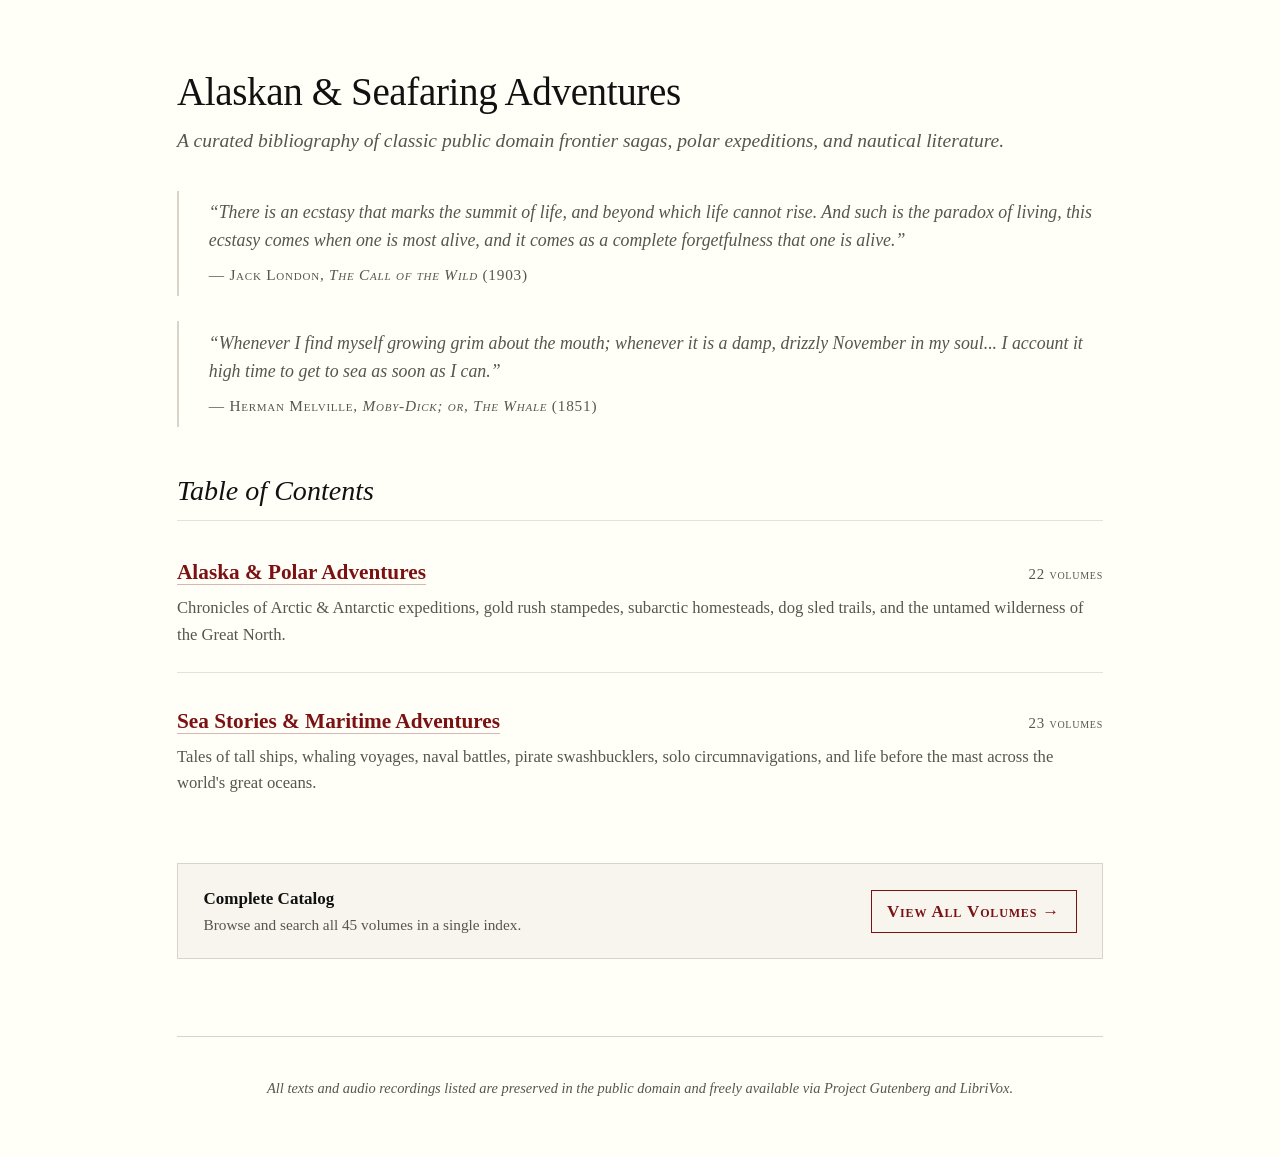
<file: index.html>
<!DOCTYPE html>
<html lang="en">
<head>
    <meta charset="UTF-8">
    <meta name="viewport" content="width=device-width, initial-scale=1.0">
    <title>Alaska & Seafaring Adventures — Public Domain Library</title>
    <link rel="stylesheet" href="tufte.css">
</head>
<body>

    <main class="tufte-container">
        <header>
            <h1>Alaskan &amp; Seafaring Adventures</h1>
            <p class="subtitle">A curated bibliography of classic public domain frontier sagas, polar expeditions, and nautical literature.</p>
        </header>

        <div class="epigraph">
            <blockquote>
                &ldquo;There is an ecstasy that marks the summit of life, and beyond which life cannot rise. And such is the paradox of living, this ecstasy comes when one is most alive, and it comes as a complete forgetfulness that one is alive.&rdquo;
            </blockquote>
            <cite>&mdash; Jack London, <em>The Call of the Wild</em> (1903)</cite>
        </div>

        <div class="epigraph" style="margin-top: -1rem;">
            <blockquote>
                &ldquo;Whenever I find myself growing grim about the mouth; whenever it is a damp, drizzly November in my soul... I account it high time to get to sea as soon as I can.&rdquo;
            </blockquote>
            <cite>&mdash; Herman Melville, <em>Moby-Dick; or, The Whale</em> (1851)</cite>
        </div>

        <section>
            <h2>Table of Contents</h2>
            <ul id="toc-list" class="toc-list">
                <!-- Category entries dynamically rendered from bookData -->
            </ul>
        </section>

        <div class="all-books-banner">
            <div>
                <strong>Complete Catalog</strong>
                <div style="font-size: 0.9rem; color: var(--text-muted);">Browse and search all 45 volumes in a single index.</div>
            </div>
            <a href="all-books.html" class="button-link">View All Volumes &rarr;</a>
        </div>

        <footer class="colophon">
            <p>All texts and audio recordings listed are preserved in the public domain and freely available via Project Gutenberg and LibriVox.</p>
        </footer>
    </main>

    <script src="data.js"></script>
    <script>
        document.addEventListener('DOMContentLoaded', () => {
            const tocList = document.getElementById('toc-list');
            if (!tocList) return;

            for (const category in bookData) {
                const section = bookData[category];
                const count = section.books.length;
                const item = document.createElement('li');
                item.className = 'toc-item';
                item.innerHTML = `
                    <div class="toc-header">
                        <span class="toc-title"><a href="category.html?cat=${encodeURIComponent(category)}">${category}</a></span>
                        <span class="toc-count">${count} volumes</span>
                    </div>
                    <p class="toc-desc">${section.description}</p>
                `;
                tocList.appendChild(item);
            }
        });
    </script>

</body>
</html>
</file>
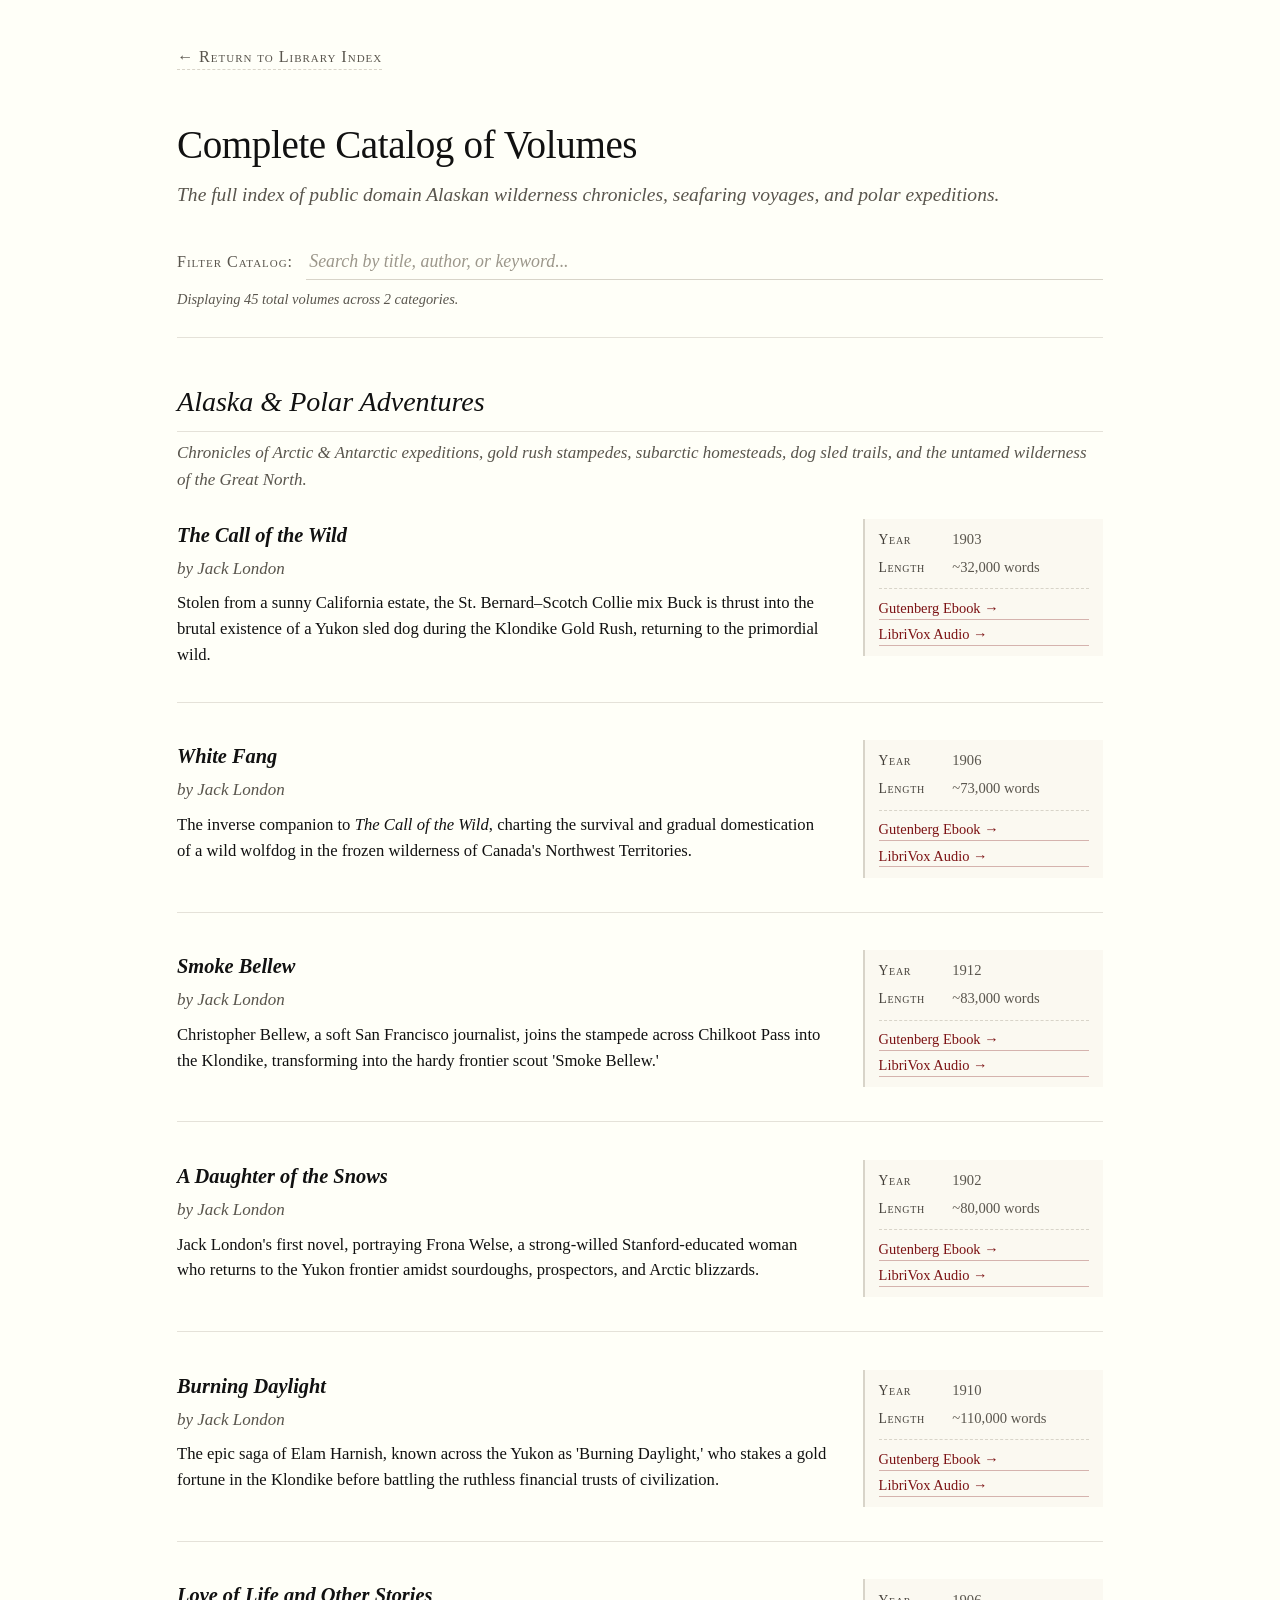
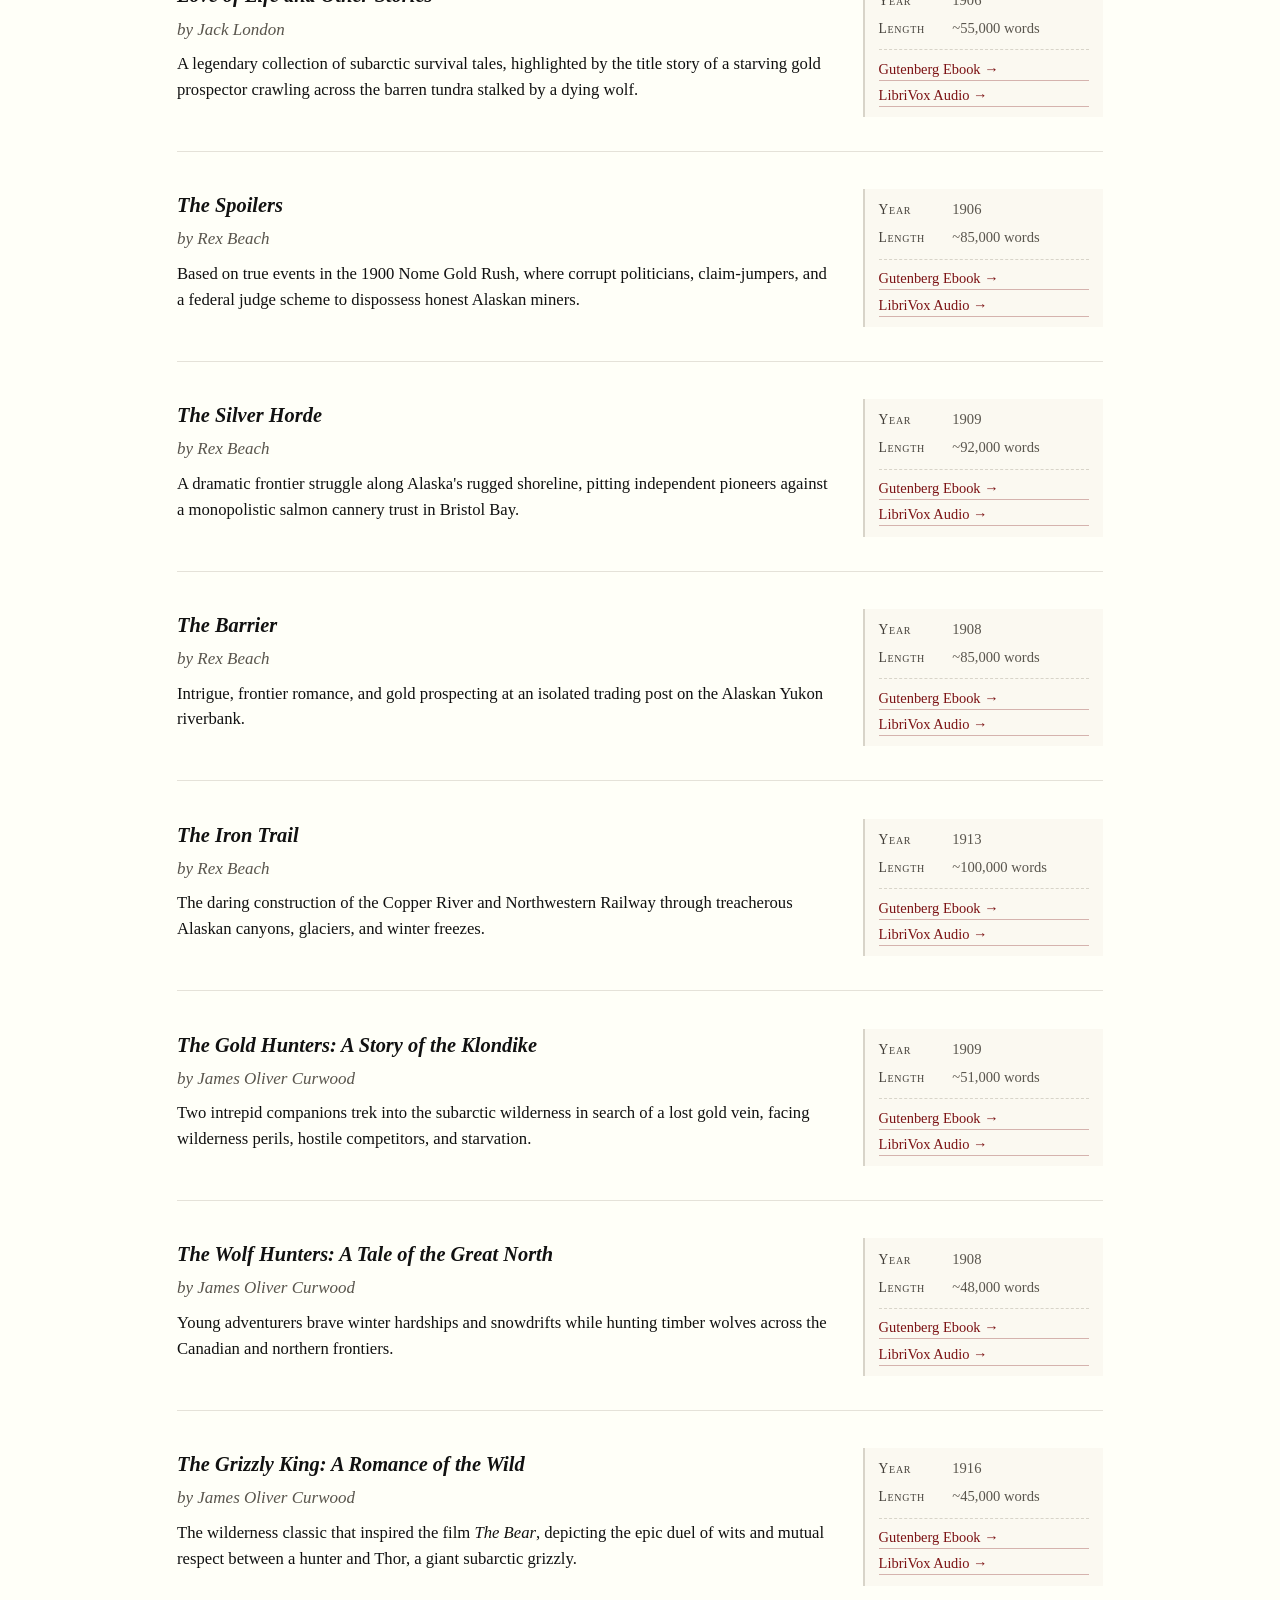
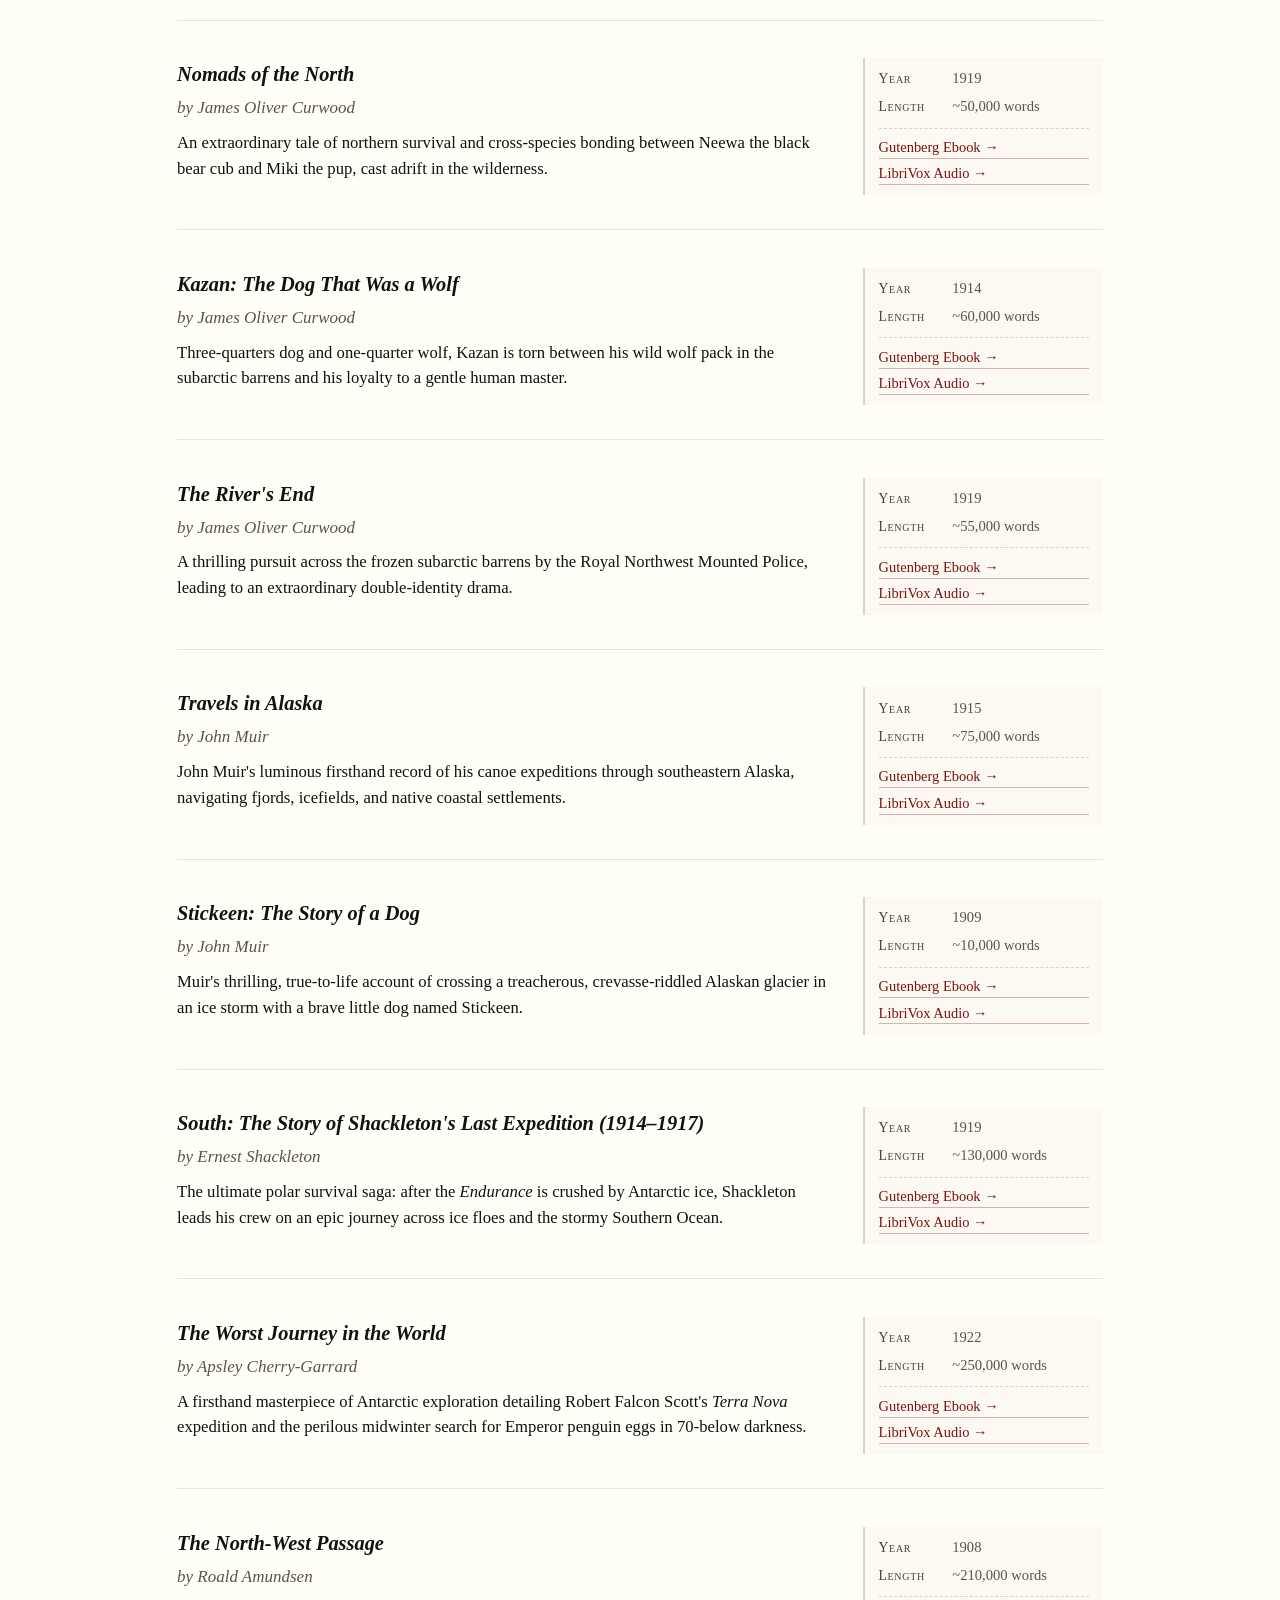
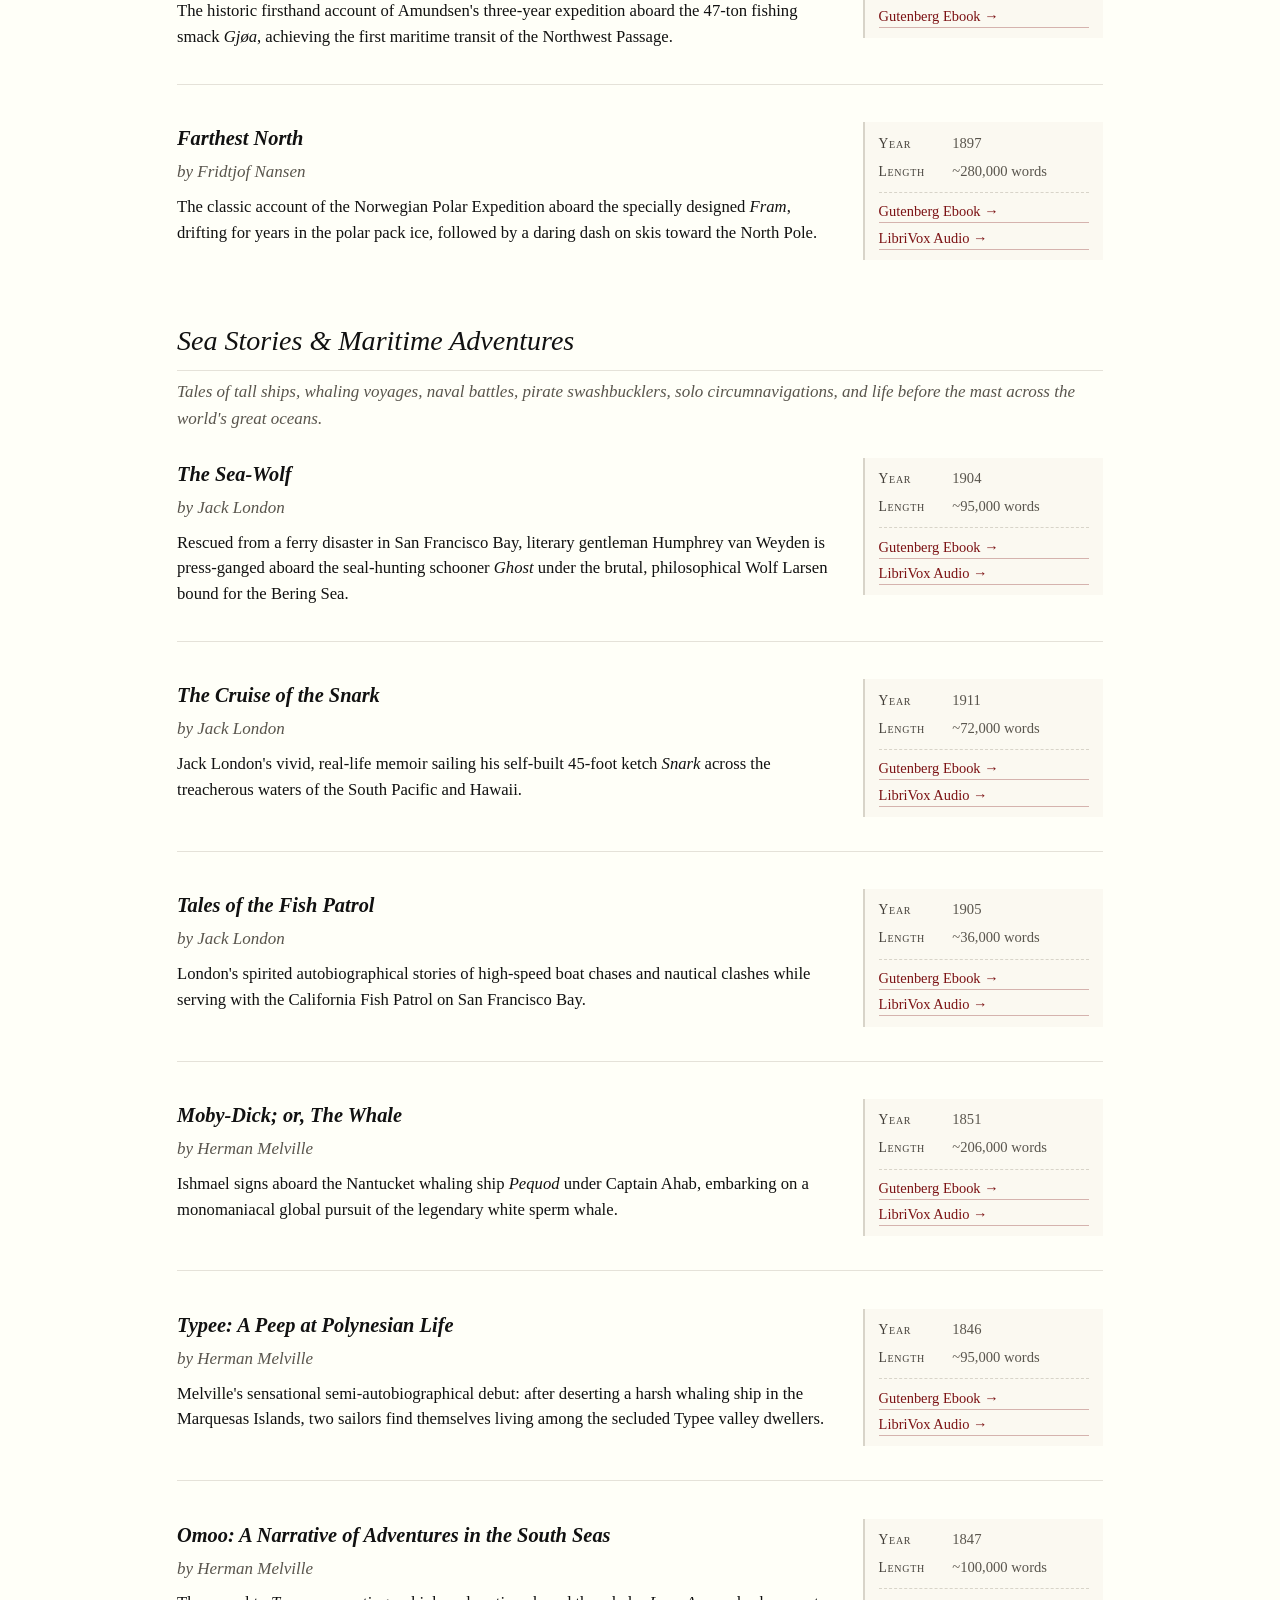
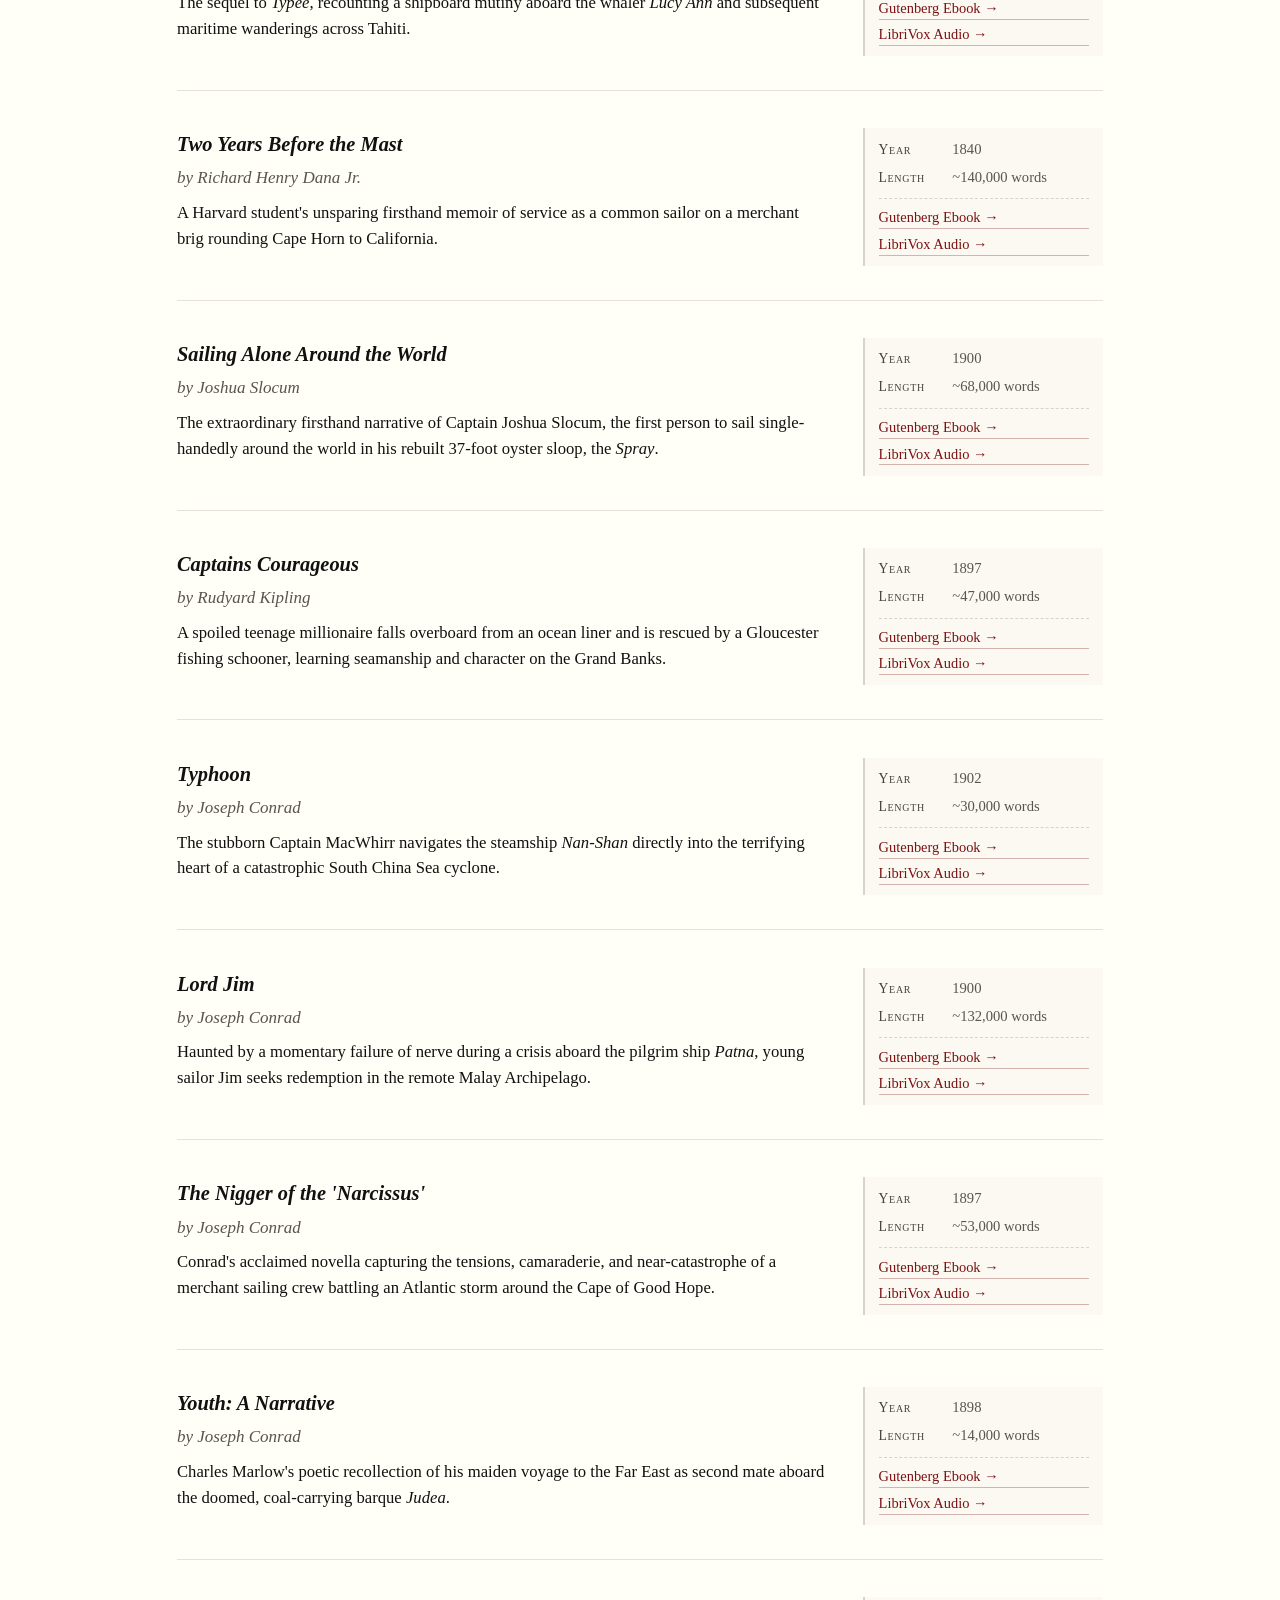
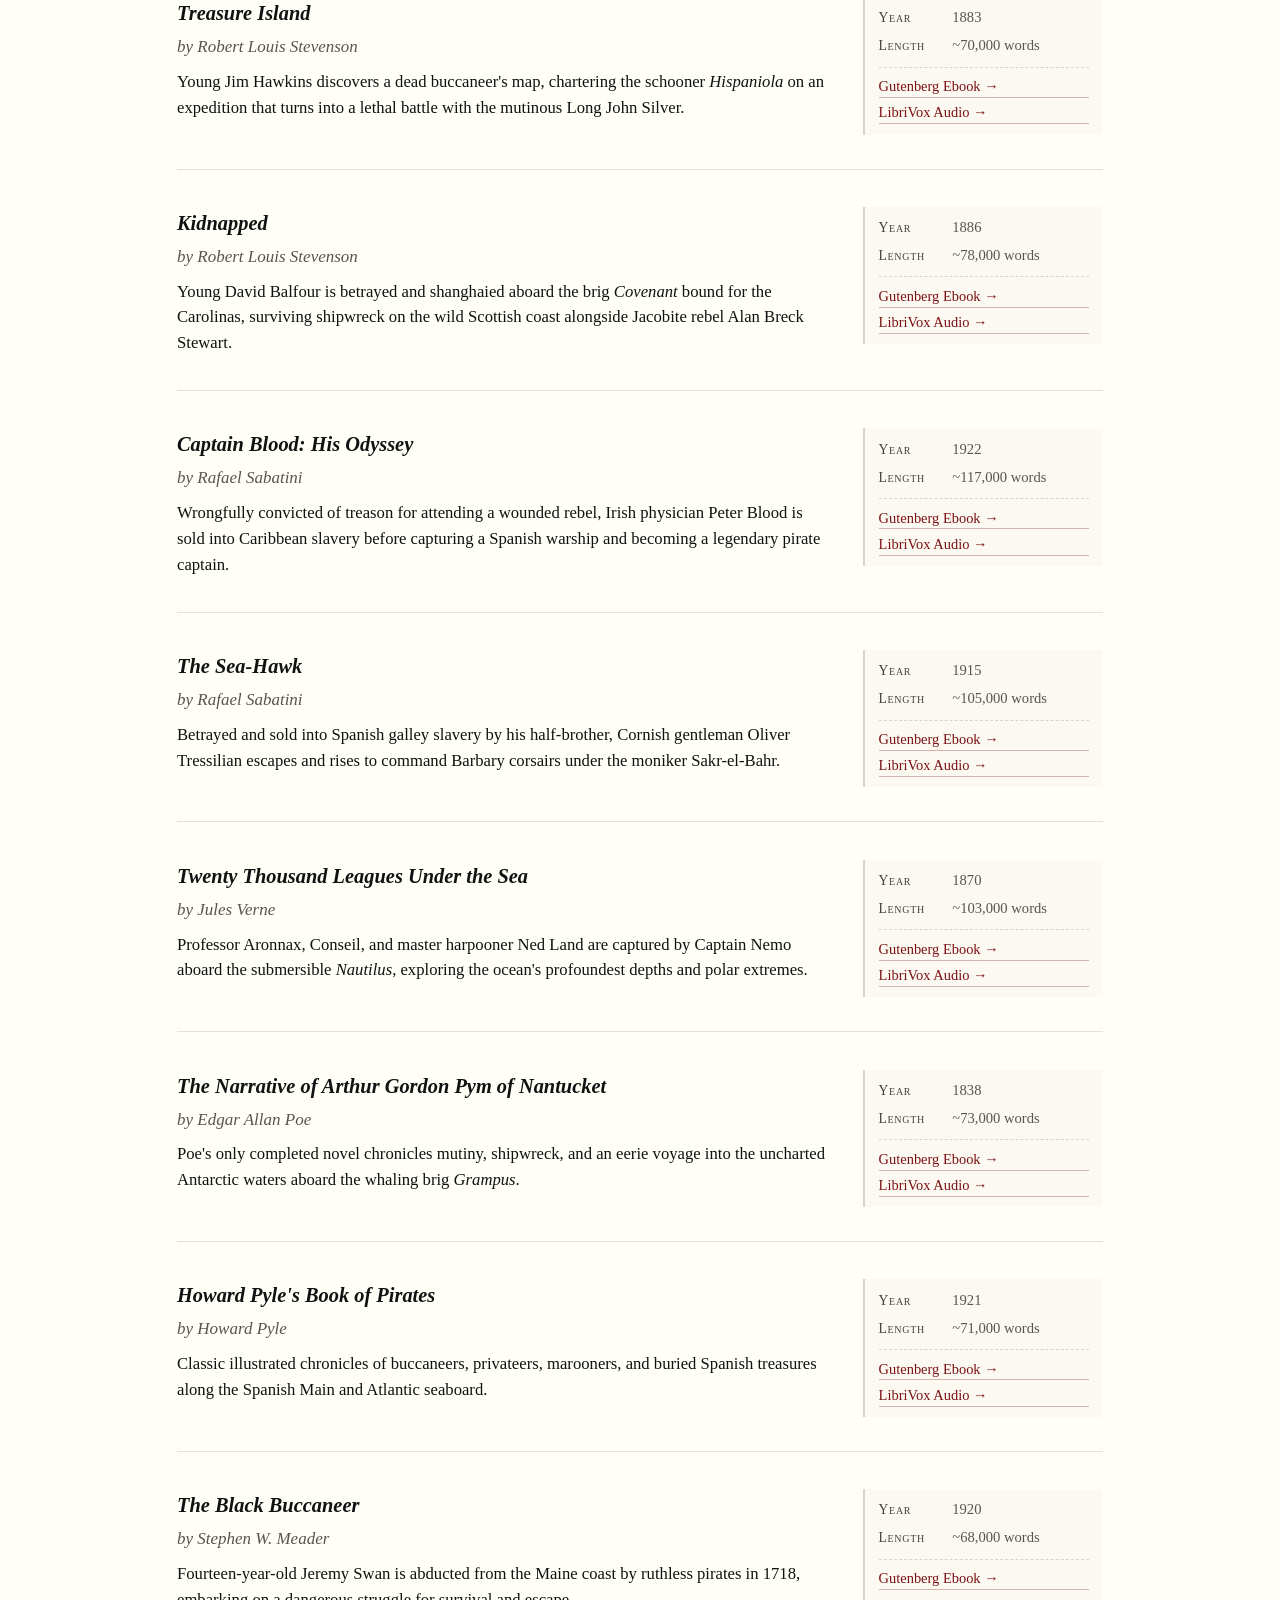
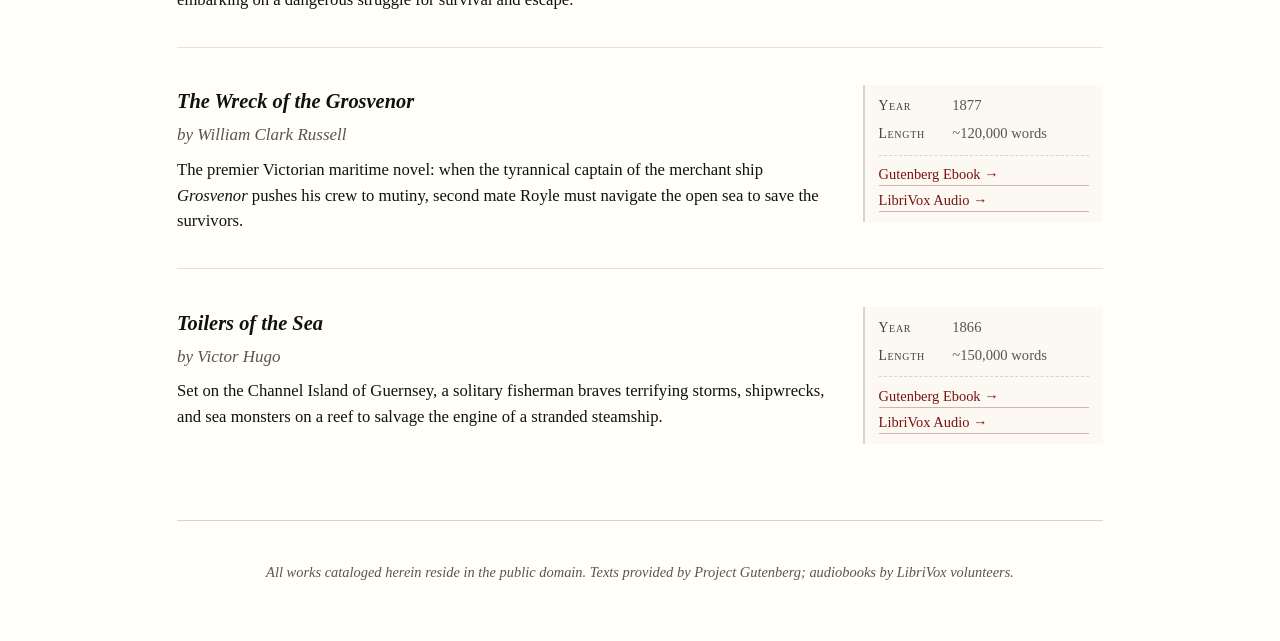
<file: all-books.html>
<!DOCTYPE html>
<html lang="en">
<head>
    <meta charset="UTF-8">
    <meta name="viewport" content="width=device-width, initial-scale=1.0">
    <title>Complete Catalog — Alaskan & Seafaring Adventures</title>
    <link rel="stylesheet" href="tufte.css">
</head>
<body>

    <main class="tufte-container">
        <nav>
            <a href="index.html" class="nav-back">&larr; Return to Library Index</a>
        </nav>

        <header>
            <h1>Complete Catalog of Volumes</h1>
            <p class="subtitle">The full index of public domain Alaskan wilderness chronicles, seafaring voyages, and polar expeditions.</p>
        </header>

        <div class="search-wrapper">
            <div class="search-input-group">
                <label for="searchInput" class="search-label">Filter Catalog:</label>
                <input type="text" id="searchInput" class="search-field" placeholder="Search by title, author, or keyword..." autocomplete="off">
            </div>
            <div id="searchMeta" class="search-meta"></div>
        </div>

        <div id="book-container">
            <!-- Book sections dynamically inserted here -->
        </div>

        <footer class="colophon">
            <p>All works cataloged herein reside in the public domain. Texts provided by Project Gutenberg; audiobooks by LibriVox volunteers.</p>
        </footer>
    </main>

    <script src="data.js"></script>
    <script src="app.js"></script>
    <script>
        document.addEventListener('DOMContentLoaded', () => {
            const container = document.getElementById('book-container');
            const searchInput = document.getElementById('searchInput');
            const searchMeta = document.getElementById('searchMeta');
            if (!container) return;

            // Render all sections
            let allSectionsHTML = '';
            let totalBooks = 0;
            for (const category in bookData) {
                allSectionsHTML += renderSection(category, bookData[category]);
                totalBooks += bookData[category].books.length;
            }
            container.innerHTML = allSectionsHTML;
            if (searchMeta) {
                searchMeta.textContent = `Displaying ${totalBooks} total volumes across ${Object.keys(bookData).length} categories.`;
            }

            // Real-time catalog filtering
            if (searchInput) {
                searchInput.addEventListener('input', function() {
                    const query = this.value.trim().toLowerCase();
                    let matchedCount = 0;

                    document.querySelectorAll('.book-section').forEach(section => {
                        let visibleInSection = 0;
                        section.querySelectorAll('.book-entry').forEach(item => {
                            const text = item.textContent.toLowerCase();
                            const isMatch = text.includes(query);
                            item.style.display = isMatch ? '' : 'none';
                            if (isMatch) {
                                visibleInSection++;
                                matchedCount++;
                            }
                        });
                        section.style.display = visibleInSection > 0 ? '' : 'none';
                    });

                    if (searchMeta) {
                        if (query === '') {
                            searchMeta.textContent = `Displaying ${totalBooks} total volumes across ${Object.keys(bookData).length} categories.`;
                        } else {
                            searchMeta.textContent = `Found ${matchedCount} matching volume${matchedCount === 1 ? '' : 's'}.`;
                        }
                    }
                });
            }
        });
    </script>
</body>
</html>
</file>
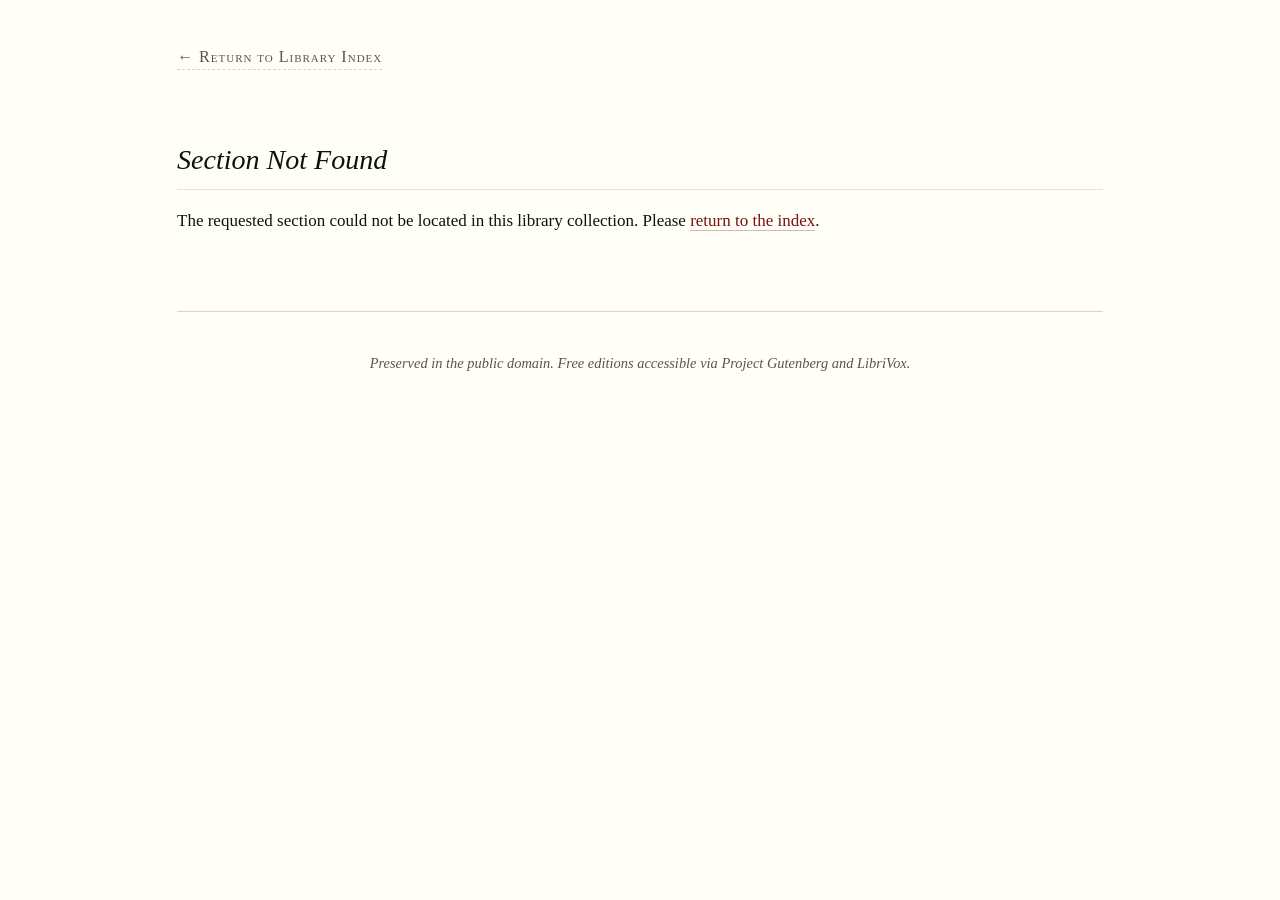
<file: category.html>
<!DOCTYPE html>
<html lang="en">
<head>
    <meta charset="UTF-8">
    <meta name="viewport" content="width=device-width, initial-scale=1.0">
    <title>Category — Alaskan & Seafaring Adventures</title>
    <link rel="stylesheet" href="tufte.css">
</head>
<body>

    <main class="tufte-container">
        <nav>
            <a href="index.html" class="nav-back">&larr; Return to Library Index</a>
        </nav>

        <div id="book-container">
            <!-- Book section will be dynamically inserted here -->
        </div>

        <footer class="colophon">
            <p>Preserved in the public domain. Free editions accessible via Project Gutenberg and LibriVox.</p>
        </footer>
    </main>

    <script src="data.js"></script>
    <script src="app.js"></script>
    <script>
        document.addEventListener('DOMContentLoaded', () => {
            const container = document.getElementById('book-container');
            const params = new URLSearchParams(window.location.search);
            const category = params.get('cat');

            if (!container || !category || !bookData[category]) {
                if (container) {
                    container.innerHTML = `
                        <h2>Section Not Found</h2>
                        <p>The requested section could not be located in this library collection. Please <a href="index.html">return to the index</a>.</p>
                    `;
                }
                return;
            }

            document.title = `${category} — Alaskan & Seafaring Adventures`;
            container.innerHTML = renderSection(category, bookData[category]);
        });
    </script>
</body>
</html>
</file>
<file: tufte.css>
/*
 * Tufte CSS for Public Domain Adventure Books
 * Based on the design principles of Edward R. Tufte
 * Features: High data-ink ratio, ET Book / classical serif typography,
 * warm paper background, side-aligned metadata notes, and clean hierarchy.
 */

:root {
    --bg-color: #fffff8;
    --text-color: #111111;
    --text-muted: #59554d;
    --accent-color: #7b1113; /* Classic book-cloth burgundy */
    --accent-hover: #9c1b1e;
    --rule-color: #e5e2d9;
    --border-light: #d8d4c9;
    --code-bg: #f4f1ea;
    --font-serif: "ETBook", "Palatino Linotype", "Book Antiqua", Palatino, "Georgia", "Times New Roman", serif;
    --font-sans: -apple-system, BlinkMacSystemFont, "Segoe UI", Roboto, "Helvetica Neue", Arial, sans-serif;
}

@font-face {
    font-family: "ETBook";
    src: local("Palatino"), local("Georgia");
    font-weight: normal;
    font-style: normal;
}

*, *::before, *::after {
    box-sizing: border-box;
}

html {
    background-color: var(--bg-color);
    color: var(--text-color);
    font-size: 17px;
    line-height: 1.6;
    -webkit-font-smoothing: antialiased;
    -moz-osx-font-smoothing: grayscale;
}

body {
    margin: 0;
    padding: 2.5rem 1.5rem;
    font-family: var(--font-serif);
    color: var(--text-color);
    background-color: var(--bg-color);
}

.tufte-container {
    max-width: 960px;
    margin: 0 auto;
    padding: 0 1rem;
}

/* Headings & Typographic Hierarchy */
h1 {
    font-family: var(--font-serif);
    font-weight: 400;
    font-size: 2.3rem;
    line-height: 1.25;
    margin-top: 1.5rem;
    margin-bottom: 0.5rem;
    color: var(--text-color);
    letter-spacing: -0.01em;
}

h2 {
    font-family: var(--font-serif);
    font-style: italic;
    font-weight: 400;
    font-size: 1.65rem;
    margin-top: 2.5rem;
    margin-bottom: 0.6rem;
    border-bottom: 1px solid var(--rule-color);
    padding-bottom: 0.35rem;
    color: var(--text-color);
}

h3 {
    font-family: var(--font-serif);
    font-weight: 600;
    font-size: 1.2rem;
    margin-top: 0;
    margin-bottom: 0.35rem;
    color: var(--text-color);
}

.subtitle {
    font-family: var(--font-serif);
    font-style: italic;
    font-size: 1.15rem;
    color: var(--text-muted);
    margin-top: 0;
    margin-bottom: 1.75rem;
}

/* Epigraphs */
.epigraph {
    margin: 2rem 0 2.5rem 0;
    padding: 0.5rem 0 0.5rem 1.75rem;
    border-left: 2px solid var(--border-light);
    font-style: italic;
    color: var(--text-muted);
}

.epigraph blockquote {
    margin: 0;
    font-size: 1.05rem;
    line-height: 1.55;
}

.epigraph cite {
    display: block;
    font-style: normal;
    font-size: 0.9rem;
    font-variant: small-caps;
    letter-spacing: 0.05em;
    margin-top: 0.5rem;
    color: var(--text-muted);
}

/* Links */
a {
    color: var(--accent-color);
    text-decoration: none;
    border-bottom: 1px solid rgba(123, 17, 19, 0.3);
    transition: all 0.15s ease-in-out;
}

a:hover, a:focus {
    color: var(--accent-hover);
    border-bottom-color: var(--accent-hover);
    background-color: rgba(123, 17, 19, 0.04);
}

/* Header & Breadcrumb Navigation */
.nav-back {
    display: inline-block;
    font-family: var(--font-serif);
    font-variant: small-caps;
    letter-spacing: 0.06em;
    font-size: 0.95rem;
    margin-bottom: 1.5rem;
    color: var(--text-muted);
    border-bottom: 1px dashed var(--border-light);
}

.nav-back:hover {
    color: var(--accent-color);
    border-bottom-color: var(--accent-color);
}

/* Table of Contents (Tufte Style) */
.toc-list {
    list-style: none;
    padding: 0;
    margin: 2rem 0;
}

.toc-item {
    margin-bottom: 1.8rem;
    padding-bottom: 1.4rem;
    border-bottom: 1px solid var(--rule-color);
}

.toc-item:last-child {
    border-bottom: none;
}

.toc-header {
    display: flex;
    justify-content: space-between;
    align-items: baseline;
    flex-wrap: wrap;
    gap: 0.5rem;
}

.toc-title {
    font-size: 1.25rem;
    font-weight: 600;
}

.toc-count {
    font-family: var(--font-serif);
    font-variant: small-caps;
    font-size: 0.88rem;
    color: var(--text-muted);
    letter-spacing: 0.05em;
}

.toc-desc {
    margin-top: 0.35rem;
    margin-bottom: 0;
    color: var(--text-muted);
    font-size: 0.98rem;
}

.all-books-banner {
    margin-top: 2.5rem;
    padding: 1.25rem 1.5rem;
    background-color: #f7f5ed;
    border: 1px solid var(--border-light);
    display: flex;
    justify-content: space-between;
    align-items: center;
    flex-wrap: wrap;
    gap: 1rem;
}

.all-books-banner a.button-link {
    font-variant: small-caps;
    letter-spacing: 0.05em;
    font-weight: 600;
    padding: 0.4rem 0.9rem;
    border: 1px solid var(--accent-color);
    background-color: transparent;
    color: var(--accent-color);
}

.all-books-banner a.button-link:hover {
    background-color: var(--accent-color);
    color: #ffffff;
}

/* Book Section and Book Items */
.book-section {
    margin-bottom: 3.5rem;
}

.section-summary {
    font-style: italic;
    color: var(--text-muted);
    margin-top: -0.2rem;
    margin-bottom: 1.5rem;
}

.book-list {
    list-style: none;
    padding: 0;
    margin: 0;
}

.book-entry {
    display: grid;
    grid-template-columns: 1fr 240px;
    gap: 2rem;
    margin-bottom: 2.2rem;
    padding-bottom: 2rem;
    border-bottom: 1px solid var(--rule-color);
    align-items: start;
}

.book-entry:last-child {
    border-bottom: none;
    margin-bottom: 0;
    padding-bottom: 0;
}

.book-main {
    min-width: 0;
}

.book-title {
    font-size: 1.2rem;
    font-weight: 600;
    margin-bottom: 0.2rem;
}

.book-title em, .book-title i {
    font-style: italic;
}

.book-author {
    font-style: italic;
    color: var(--text-muted);
    font-size: 1rem;
    margin-bottom: 0.5rem;
}

.book-synopsis {
    margin: 0.5rem 0 0 0;
    line-height: 1.55;
    font-size: 0.98rem;
    color: var(--text-color);
}

/* Sidenote / Margin Metadata Block */
.book-sidenote {
    font-size: 0.86rem;
    line-height: 1.45;
    color: var(--text-muted);
    background: #fbf9f1;
    border-left: 2px solid var(--border-light);
    padding: 0.6rem 0.8rem;
}

.book-sidenote-item {
    margin-bottom: 0.4rem;
}

.book-sidenote-item:last-child {
    margin-bottom: 0;
}

.sidenote-label {
    font-variant: small-caps;
    letter-spacing: 0.05em;
    font-size: 0.8rem;
    color: #44403a;
    display: inline-block;
    min-width: 70px;
}

.sidenote-links {
    margin-top: 0.6rem;
    padding-top: 0.5rem;
    border-top: 1px dashed var(--border-light);
    display: flex;
    flex-direction: column;
    gap: 0.25rem;
}

.sidenote-links a {
    font-size: 0.85rem;
    display: inline-block;
}

/* Minimalist Search */
.search-wrapper {
    margin: 2rem 0 2.5rem 0;
    padding-bottom: 1.5rem;
    border-bottom: 1px solid var(--rule-color);
}

.search-input-group {
    position: relative;
    display: flex;
    align-items: baseline;
    gap: 0.75rem;
}

.search-label {
    font-variant: small-caps;
    letter-spacing: 0.06em;
    font-size: 0.95rem;
    color: var(--text-muted);
    white-space: nowrap;
}

.search-field {
    flex: 1;
    font-family: var(--font-serif);
    font-size: 1.05rem;
    padding: 0.4rem 0.2rem;
    border: none;
    border-bottom: 1px solid var(--border-light);
    background: transparent;
    color: var(--text-color);
    outline: none;
    transition: border-color 0.2s;
}

.search-field:focus {
    border-bottom-color: var(--accent-color);
}

.search-field::placeholder {
    color: #9c978b;
    font-style: italic;
}

.search-meta {
    font-size: 0.85rem;
    font-style: italic;
    color: var(--text-muted);
    margin-top: 0.5rem;
}

/* Footer & Colophon */
.colophon {
    margin-top: 4.5rem;
    padding-top: 1.5rem;
    border-top: 1px solid var(--border-light);
    font-size: 0.85rem;
    color: var(--text-muted);
    text-align: center;
    font-style: italic;
}

/* Responsive adjustments */
@media (max-width: 740px) {
    body {
        padding: 1.5rem 1rem;
    }
    
    .book-entry {
        grid-template-columns: 1fr;
        gap: 1rem;
    }
    
    .book-sidenote {
        margin-top: 0.5rem;
    }
    
    .search-input-group {
        flex-direction: column;
        gap: 0.35rem;
    }
}
</file>
